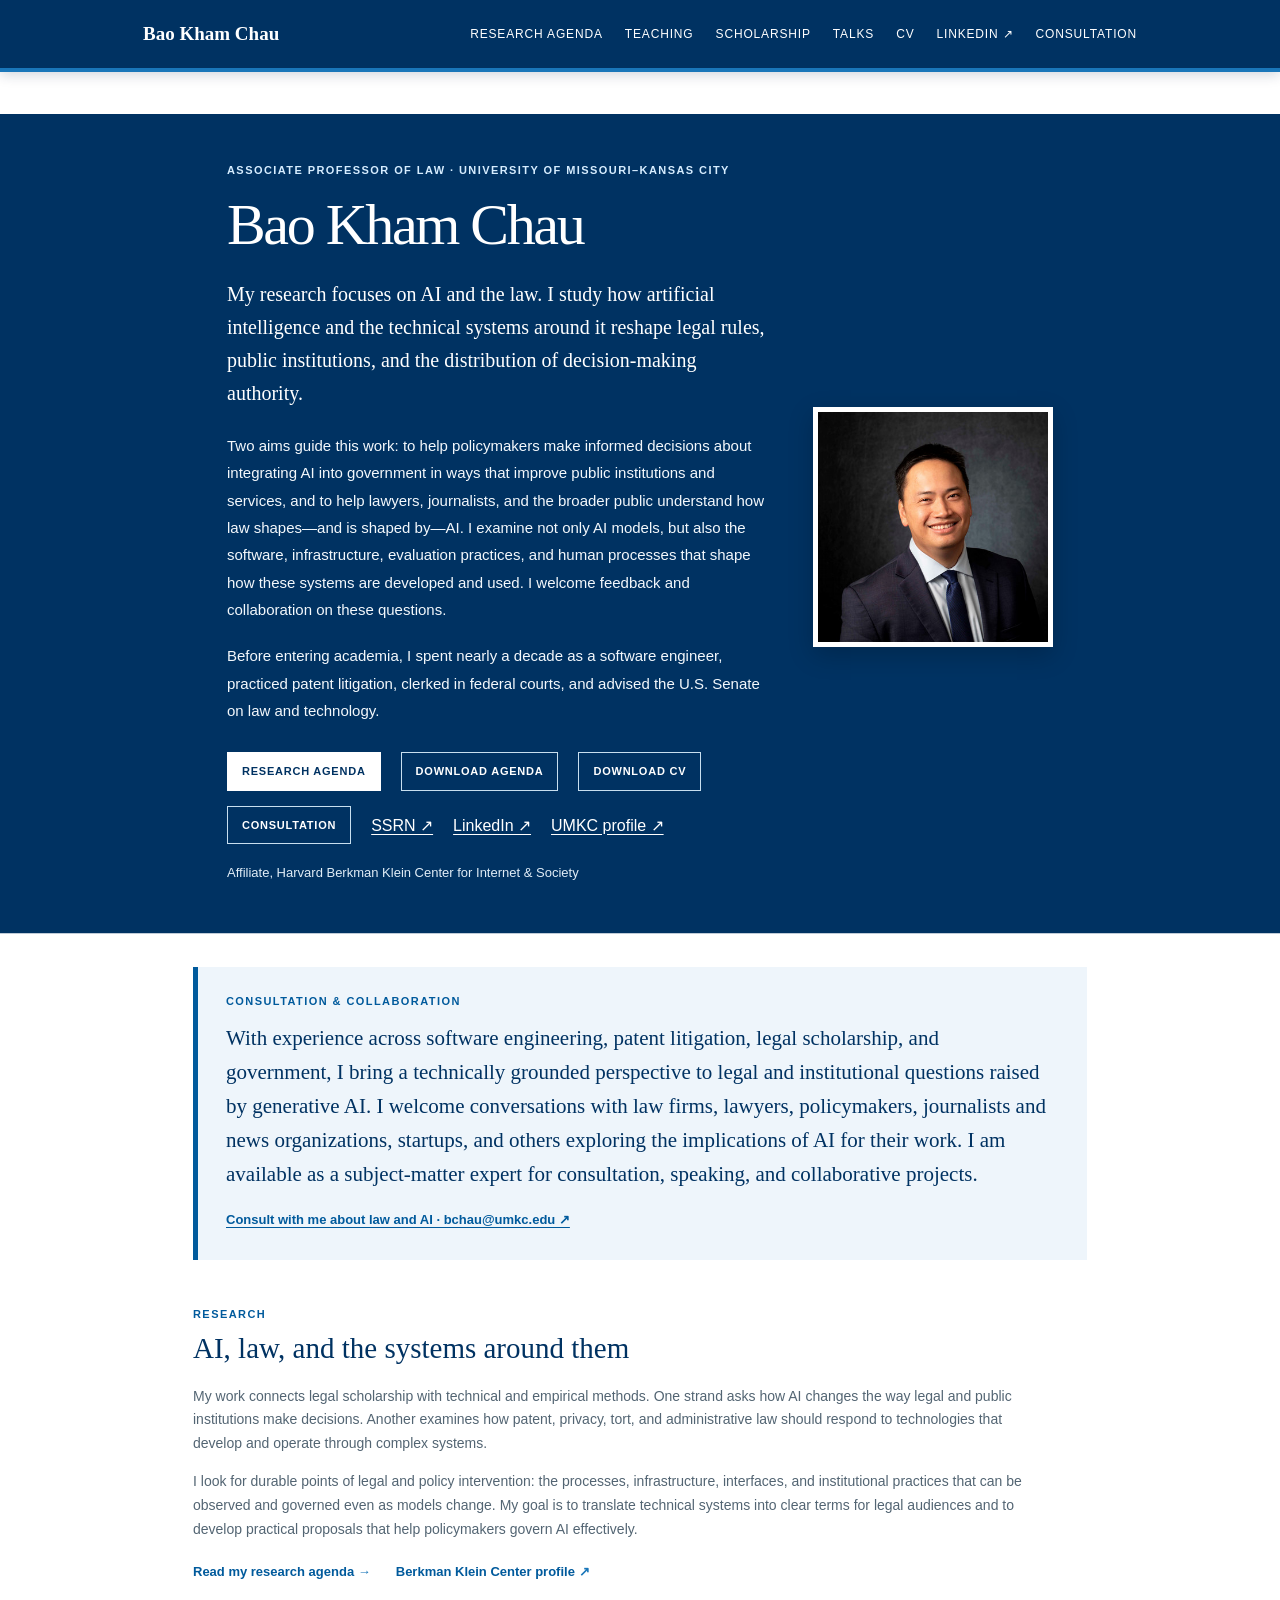
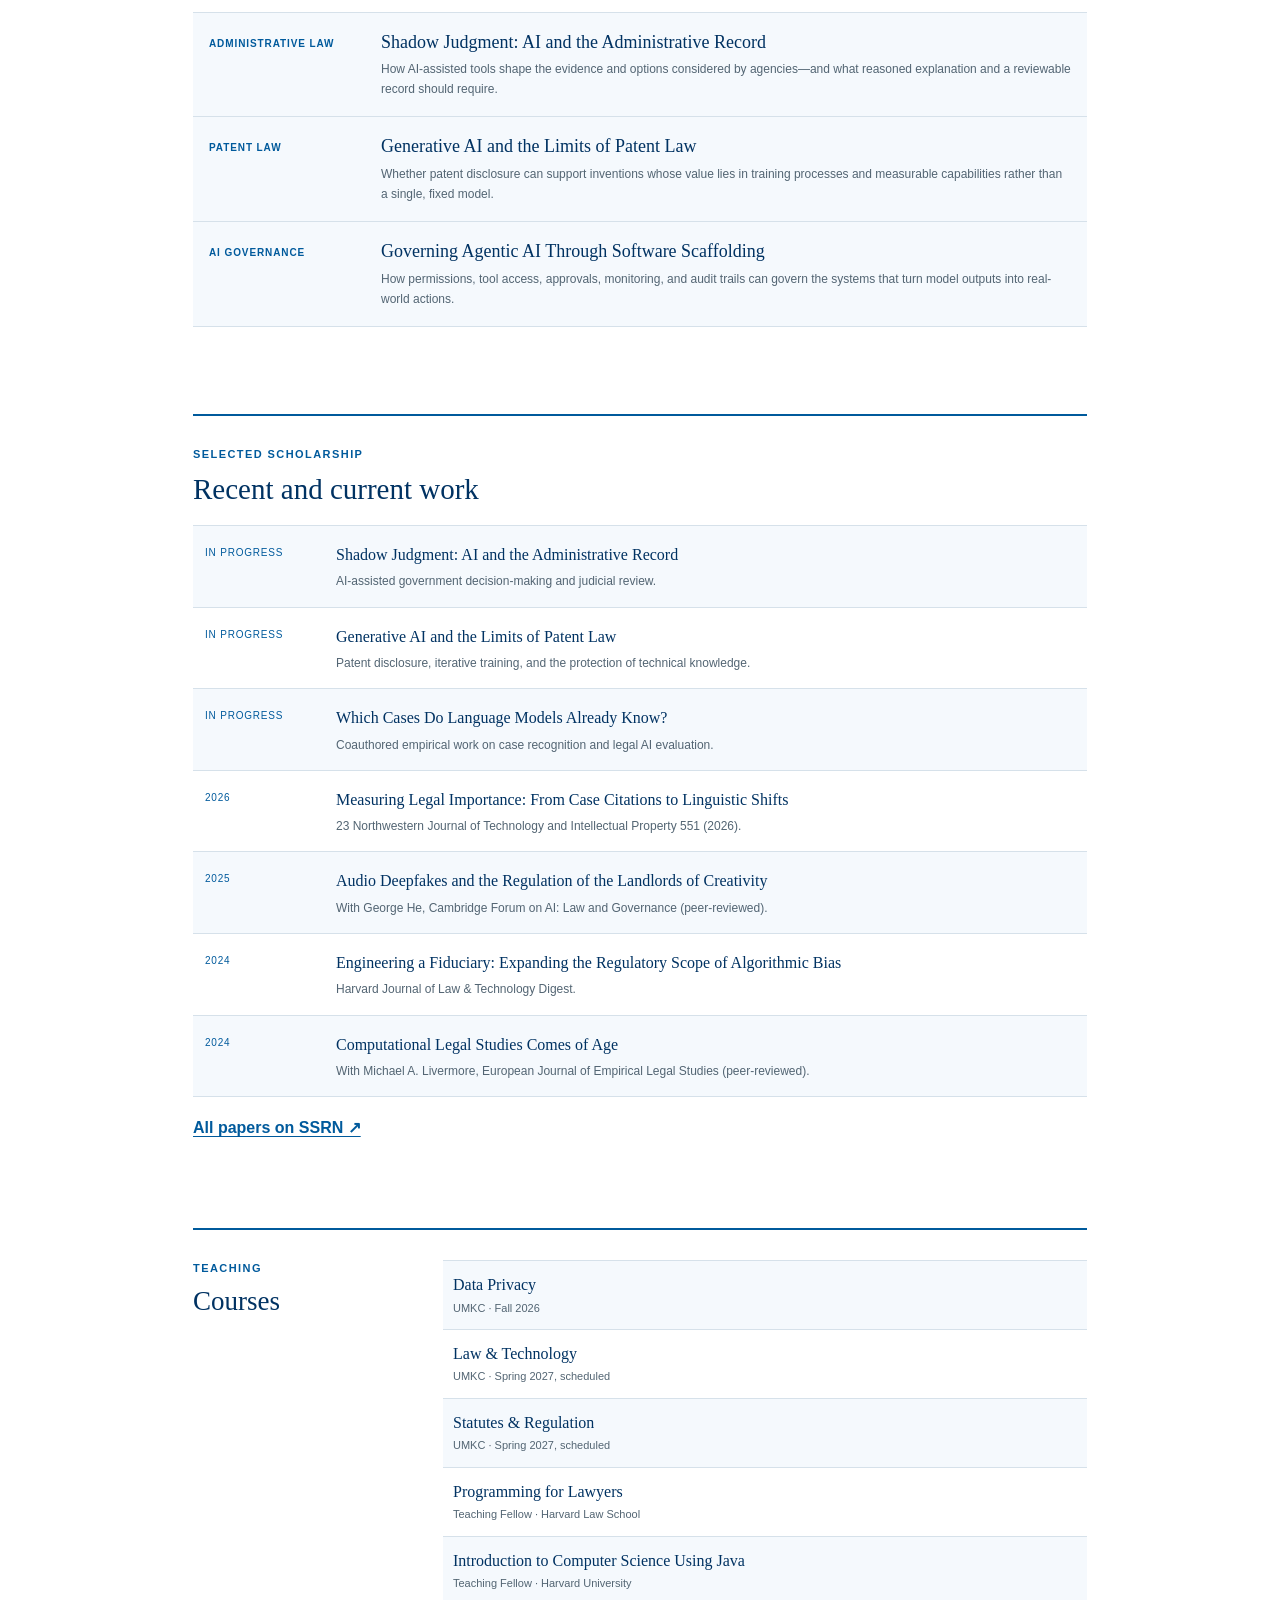
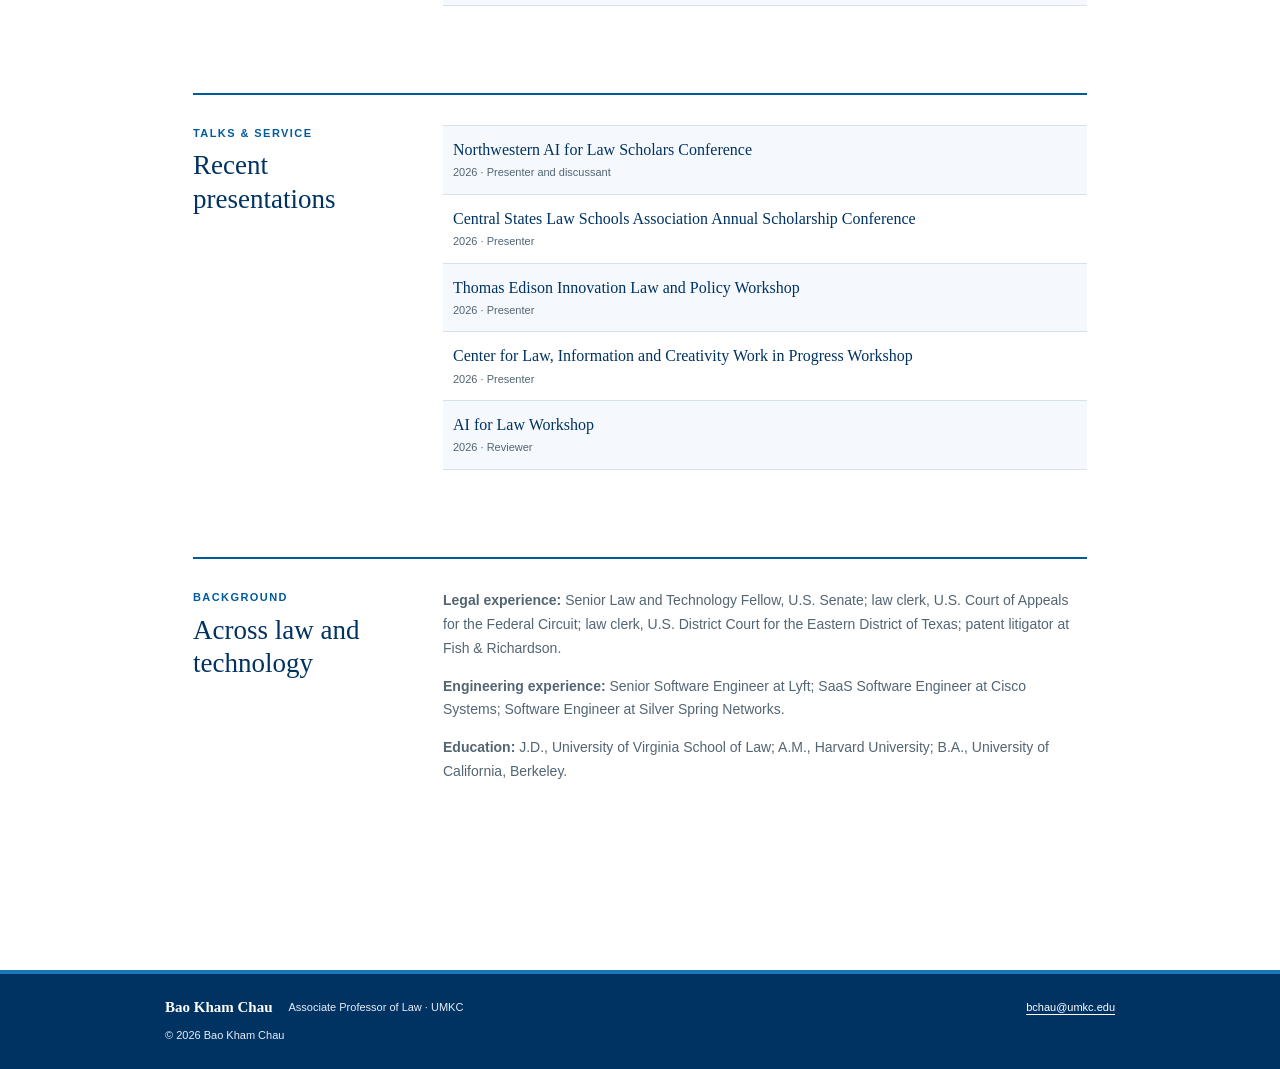
<file: index.html>
<!doctype html>
<html lang="en">
<head>
  <meta charset="utf-8">
  <meta name="viewport" content="width=device-width, initial-scale=1">
  <meta name="theme-color" content="#17324a">
  <meta name="description" content="Bao Kham Chau is an Associate Professor of Law at UMKC. His research focuses on AI and the law, legal institutions, and responsible public-sector AI.">
  <title>Bao Kham Chau — AI, Law & Public Institutions</title>
  <link rel="stylesheet" href="styles.css">
</head>
<!-- Google tag (gtag.js) -->
<script async src="https://www.googletagmanager.com/gtag/js?id=G-2BJNCR6MY3"></script>
<script>
  window.dataLayer = window.dataLayer || [];
  function gtag(){dataLayer.push(arguments);}
  gtag('js', new Date());

  gtag('config', 'G-2BJNCR6MY3');
</script>
<body>
  <a class="skip-link" href="#main">Skip to content</a>
  <header class="topbar">
    <div class="topbar-inner">
      <a class="site-name" href="index.html">Bao Kham Chau</a>
      <nav aria-label="Main navigation">
        <a href="research.html">Research Agenda</a>
        <a href="index.html#teaching">Teaching</a>
        <a href="index.html#scholarship">Scholarship</a>
        <a href="index.html#talks">Talks</a>
        <a href="assets/Bao_Kham_Chau_Academic_CV.pdf" download="Bao_Kham_Chau_Academic_CV.pdf">CV</a>
        <a href="https://www.linkedin.com/in/baokhamchau/" target="_blank" rel="noopener noreferrer">LinkedIn ↗</a>
        <a href="mailto:bchau@umkc.edu?subject=Consultation%20on%20Law%20and%20AI">Consultation</a>
      </nav>
    </div>
  </header>

  <main id="main" class="page-shell">
    <section class="profile" aria-labelledby="name">
      <div class="profile-text">
        <p class="kicker">Associate Professor of Law · University of Missouri–Kansas City</p>
        <h1 id="name">Bao Kham Chau</h1>
        <p class="lead">My research focuses on AI and the law. I study how artificial intelligence and the technical systems around it reshape legal rules, public institutions, and the distribution of decision-making authority.</p>
        <p>Two aims guide this work: to help policymakers make informed decisions about integrating AI into government in ways that improve public institutions and services, and to help lawyers, journalists, and the broader public understand how law shapes—and is shaped by—AI. I examine not only AI models, but also the software, infrastructure, evaluation practices, and human processes that shape how these systems are developed and used. I welcome feedback and collaboration on these questions.</p>
        <p>Before entering academia, I spent nearly a decade as a software engineer, practiced patent litigation, clerked in federal courts, and advised the U.S. Senate on law and technology.</p>
        <div class="actions">
          <a class="button" href="research.html">Research Agenda</a>
          <a class="button button-outline" href="assets/Bao_Kham_Chau_Research_Agenda.pdf" download="Bao_Kham_Chau_Research_Agenda.pdf">Download Agenda</a>
          <a class="button button-outline" href="assets/Bao_Kham_Chau_Academic_CV.pdf" download="Bao_Kham_Chau_Academic_CV.pdf">Download CV</a>
          <a class="button button-outline" href="mailto:bchau@umkc.edu?subject=Consultation%20on%20Law%20and%20AI">Consultation</a>
          <a class="plain-link" href="https://papers.ssrn.com/sol3/cf_dev/AbsByAuth.cfm?per_id=5747386" target="_blank" rel="noopener noreferrer">SSRN ↗</a>
          <a class="plain-link" href="https://www.linkedin.com/in/baokhamchau/" target="_blank" rel="noopener noreferrer">LinkedIn ↗</a>
          <a class="plain-link" href="https://law.umkc.edu/profiles/bao-kham-chau.html" target="_blank" rel="noopener noreferrer">UMKC profile ↗</a>
        </div>
        <p class="affiliation-line">Affiliate, Harvard Berkman Klein Center for Internet & Society</p>
      </div>
      <figure class="portrait"><img src="assets/bao-kham-chau.jpg" alt="Portrait of Professor Bao Kham Chau"></figure>
    </section>

    <section class="mission" id="consultation" aria-label="Consultation and policy work">
      <p class="kicker">Consultation & collaboration</p>
      <p class="mission-text">With experience across software engineering, patent litigation, legal scholarship, and government, I bring a technically grounded perspective to legal and institutional questions raised by generative AI. I welcome conversations with law firms, lawyers, policymakers, journalists and news organizations, startups, and others exploring the implications of AI for their work. I am available as a subject-matter expert for consultation, speaking, and collaborative projects.</p>
      <a href="mailto:bchau@umkc.edu">Consult with me about law and AI · bchau@umkc.edu ↗</a>
    </section>

    <section class="content-section" id="research">
      <div class="section-head"><p class="kicker">Research</p><h2>AI, law, and the systems around them</h2></div>
      <p>My work connects legal scholarship with technical and empirical methods. One strand asks how AI changes the way legal and public institutions make decisions. Another examines how patent, privacy, tort, and administrative law should respond to technologies that develop and operate through complex systems.</p>
      <p>I look for durable points of legal and policy intervention: the processes, infrastructure, interfaces, and institutional practices that can be observed and governed even as models change. My goal is to translate technical systems into clear terms for legal audiences and to develop practical proposals that help policymakers govern AI effectively.</p>
      <div class="research-links"><a href="research.html">Read my research agenda <span>→</span></a><a href="https://cyber.harvard.edu/people/bchau" target="_blank" rel="noopener noreferrer">Berkman Klein Center profile <span>↗</span></a></div>
      <div class="project-list">
        <article><span class="project-label">Administrative law</span><h3>Shadow Judgment: AI and the Administrative Record</h3><p>How AI-assisted tools shape the evidence and options considered by agencies—and what reasoned explanation and a reviewable record should require.</p></article>
        <article><span class="project-label">Patent law</span><h3>Generative AI and the Limits of Patent Law</h3><p>Whether patent disclosure can support inventions whose value lies in training processes and measurable capabilities rather than a single, fixed model.</p></article>
        <article><span class="project-label">AI governance</span><h3>Governing Agentic AI Through Software Scaffolding</h3><p>How permissions, tool access, approvals, monitoring, and audit trails can govern the systems that turn model outputs into real-world actions.</p></article>
      </div>
    </section>

    <section class="content-section ruled" id="scholarship">
      <div class="section-head"><p class="kicker">Selected scholarship</p><h2>Recent and current work</h2></div>
      <ul class="publication-list">
        <li><span class="pub-year">In progress</span><div><strong>Shadow Judgment: AI and the Administrative Record</strong><p>AI-assisted government decision-making and judicial review.</p></div></li>
        <li><span class="pub-year">In progress</span><div><strong>Generative AI and the Limits of Patent Law</strong><p>Patent disclosure, iterative training, and the protection of technical knowledge.</p></div></li>
        <li><span class="pub-year">In progress</span><div><strong>Which Cases Do Language Models Already Know?</strong><p>Coauthored empirical work on case recognition and legal AI evaluation.</p></div></li>
        <li><span class="pub-year">2026</span><div><strong>Measuring Legal Importance: From Case Citations to Linguistic Shifts</strong><p>23 Northwestern Journal of Technology and Intellectual Property 551 (2026).</p></div></li>
        <li><span class="pub-year">2025</span><div><strong>Audio Deepfakes and the Regulation of the Landlords of Creativity</strong><p>With George He, Cambridge Forum on AI: Law and Governance (peer-reviewed).</p></div></li>
        <li><span class="pub-year">2024</span><div><strong>Engineering a Fiduciary: Expanding the Regulatory Scope of Algorithmic Bias</strong><p>Harvard Journal of Law & Technology Digest.</p></div></li>
        <li><span class="pub-year">2024</span><div><strong>Computational Legal Studies Comes of Age</strong><p>With Michael A. Livermore, European Journal of Empirical Legal Studies (peer-reviewed).</p></div></li>
      </ul>
      <a class="plain-link more-link" href="https://papers.ssrn.com/sol3/cf_dev/AbsByAuth.cfm?per_id=5747386" target="_blank" rel="noopener noreferrer">All papers on SSRN ↗</a>
    </section>

    <section class="content-section ruled two-col" id="teaching">
      <div class="section-head"><p class="kicker">Teaching</p><h2>Courses</h2></div>
      <div>
        <ul class="simple-list">
          <li><strong>Data Privacy</strong><span>UMKC · Fall 2026</span></li>
          <li><strong>Law & Technology</strong><span>UMKC · Spring 2027, scheduled</span></li>
          <li><strong>Statutes & Regulation</strong><span>UMKC · Spring 2027, scheduled</span></li>
          <li><strong>Programming for Lawyers</strong><span>Teaching Fellow · Harvard Law School</span></li>
          <li><strong>Introduction to Computer Science Using Java</strong><span>Teaching Fellow · Harvard University</span></li>
        </ul>
      </div>
    </section>

    <section class="content-section ruled two-col" id="talks">
      <div class="section-head"><p class="kicker">Talks & service</p><h2>Recent presentations</h2></div>
      <div>
        <ul class="simple-list">
          <li><strong>Northwestern AI for Law Scholars Conference</strong><span>2026 · Presenter and discussant</span></li>
          <li><strong>Central States Law Schools Association Annual Scholarship Conference</strong><span>2026 · Presenter</span></li>
          <li><strong>Thomas Edison Innovation Law and Policy Workshop</strong><span>2026 · Presenter</span></li>
          <li><strong>Center for Law, Information and Creativity Work in Progress Workshop</strong><span>2026 · Presenter</span></li>
          <li><strong>AI for Law Workshop</strong><span>2026 · Reviewer</span></li>
        </ul>
      </div>
    </section>

    <section class="content-section ruled two-col" id="background">
      <div class="section-head"><p class="kicker">Background</p><h2>Across law and technology</h2></div>
      <div class="background-text">
        <p><strong>Legal experience:</strong> Senior Law and Technology Fellow, U.S. Senate; law clerk, U.S. Court of Appeals for the Federal Circuit; law clerk, U.S. District Court for the Eastern District of Texas; patent litigator at Fish & Richardson.</p>
        <p><strong>Engineering experience:</strong> Senior Software Engineer at Lyft; SaaS Software Engineer at Cisco Systems; Software Engineer at Silver Spring Networks.</p>
        <p><strong>Education:</strong> J.D., University of Virginia School of Law; A.M., Harvard University; B.A., University of California, Berkeley.</p>
      </div>
    </section>
  </main>

  <footer class="footer"><div><span>Bao Kham Chau</span><span>Associate Professor of Law · UMKC</span><a href="mailto:bchau@umkc.edu">bchau@umkc.edu</a></div><p>© 2026 Bao Kham Chau</p></footer>
</body>
</html>
</file>
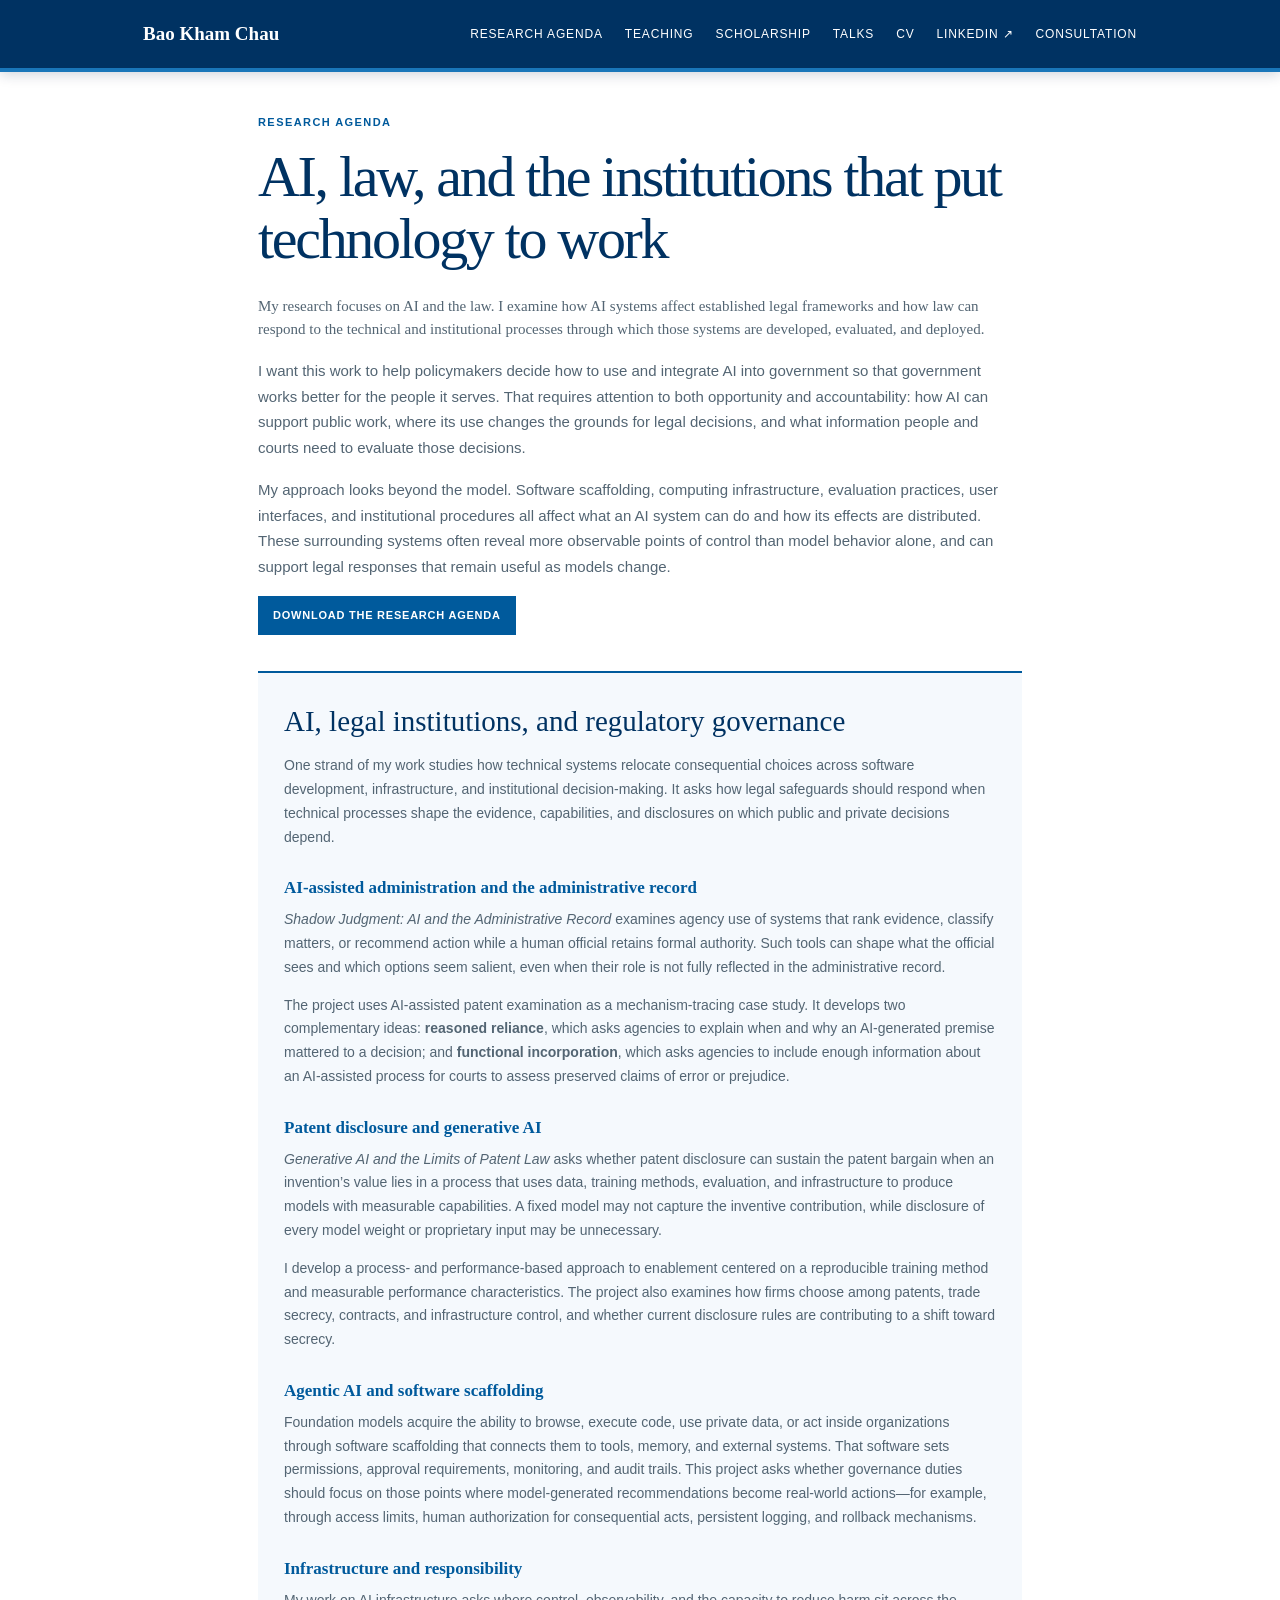
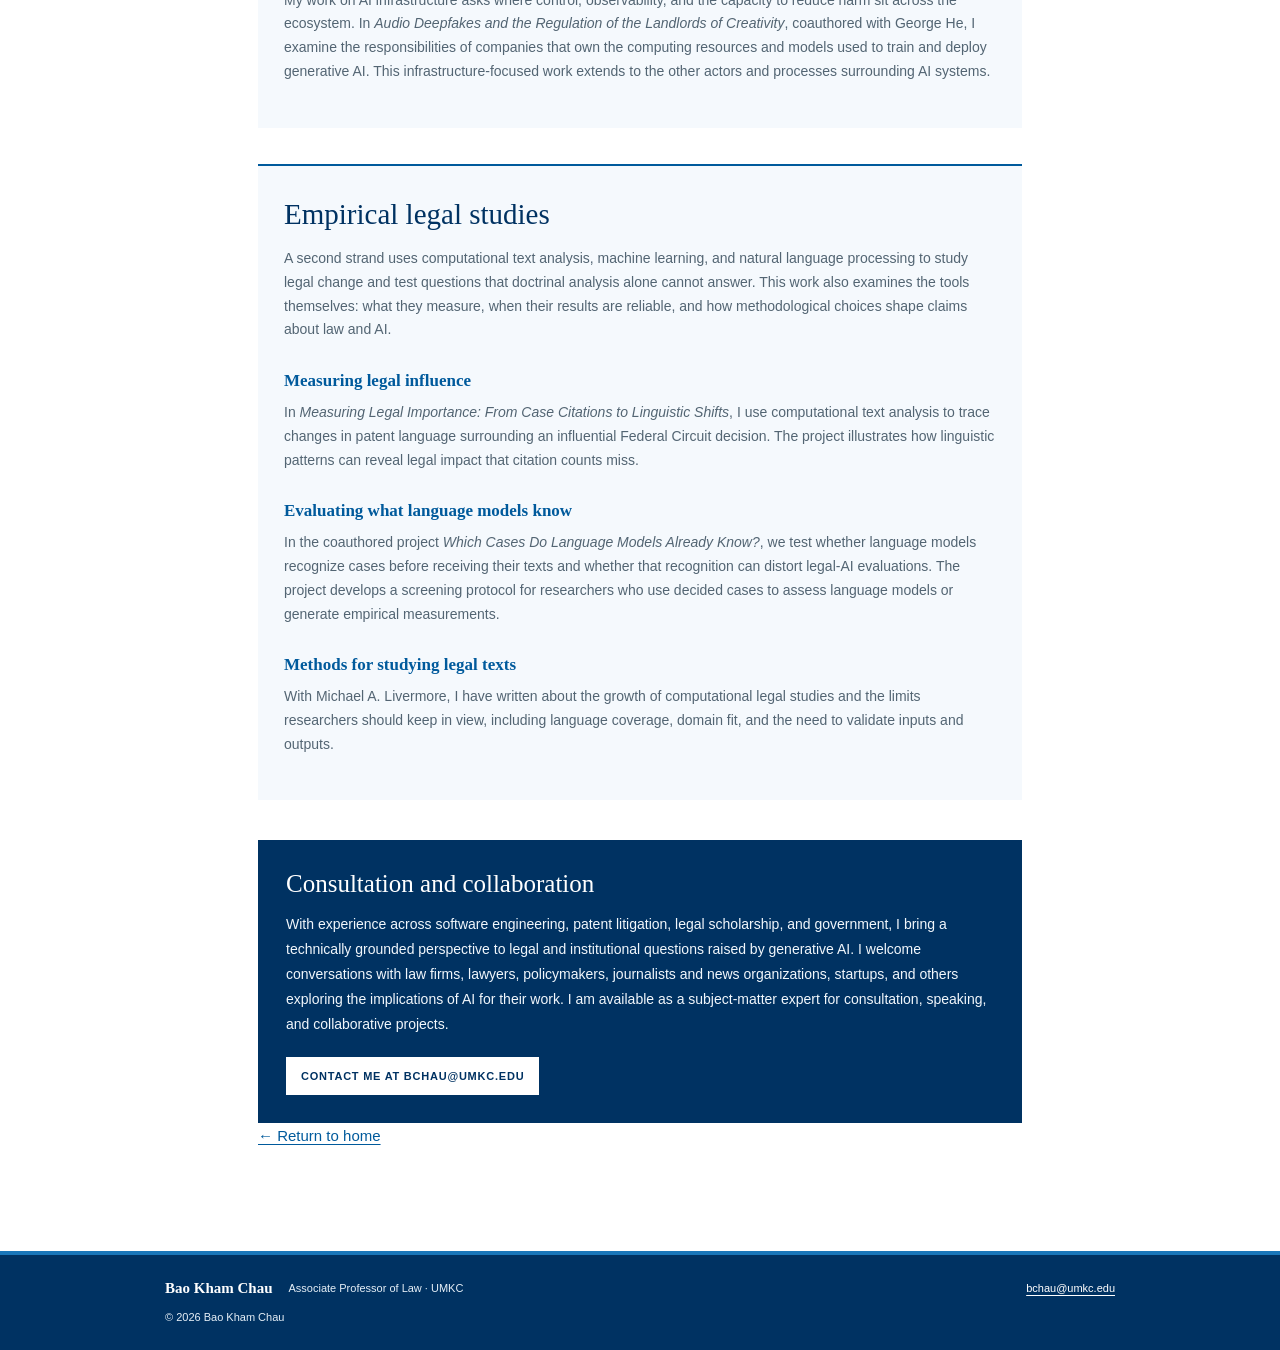
<file: research.html>
<!doctype html>
<html lang="en">
<head>
  <meta charset="utf-8">
  <meta name="viewport" content="width=device-width, initial-scale=1">
  <meta name="description" content="Research agenda of Bao Kham Chau on artificial intelligence, legal institutions, patent law, and empirical legal studies.">
  <title>Research Agenda — Bao Kham Chau</title>
  <link rel="stylesheet" href="styles.css">
</head>
<!-- Google tag (gtag.js) -->
<script async src="https://www.googletagmanager.com/gtag/js?id=G-2BJNCR6MY3"></script>
<script>
  window.dataLayer = window.dataLayer || [];
  function gtag(){dataLayer.push(arguments);}
  gtag('js', new Date());

  gtag('config', 'G-2BJNCR6MY3');
</script>
<body>
  <a class="skip-link" href="#main">Skip to content</a>
  <header class="topbar"><div class="topbar-inner"><a class="site-name" href="index.html">Bao Kham Chau</a><nav aria-label="Main navigation"><a href="research.html">Research Agenda</a><a href="index.html#teaching">Teaching</a><a href="index.html#scholarship">Scholarship</a><a href="index.html#talks">Talks</a><a href="assets/Bao_Kham_Chau_Academic_CV.pdf" download="Bao_Kham_Chau_Academic_CV.pdf">CV</a><a href="https://www.linkedin.com/in/baokhamchau/" target="_blank" rel="noopener noreferrer">LinkedIn ↗</a><a href="mailto:bchau@umkc.edu?subject=Consultation%20on%20Law%20and%20AI">Consultation</a></nav></div></header>
  <main id="main" class="page-shell research-page">
    <p class="kicker">Research agenda</p>
    <h1>AI, law, and the institutions that put technology to work</h1>
    <p class="lead">My research focuses on AI and the law. I examine how AI systems affect established legal frameworks and how law can respond to the technical and institutional processes through which those systems are developed, evaluated, and deployed.</p>
    <p>I want this work to help policymakers decide how to use and integrate AI into government so that government works better for the people it serves. That requires attention to both opportunity and accountability: how AI can support public work, where its use changes the grounds for legal decisions, and what information people and courts need to evaluate those decisions.</p>
    <p>My approach looks beyond the model. Software scaffolding, computing infrastructure, evaluation practices, user interfaces, and institutional procedures all affect what an AI system can do and how its effects are distributed. These surrounding systems often reveal more observable points of control than model behavior alone, and can support legal responses that remain useful as models change.</p>

    <p class="agenda-download"><a class="button agenda-download-button" href="assets/Bao_Kham_Chau_Research_Agenda.pdf" download="Bao_Kham_Chau_Research_Agenda.pdf">Download the research agenda</a></p>
    <section class="agenda-section">
      <h2>AI, legal institutions, and regulatory governance</h2>
      <p>One strand of my work studies how technical systems relocate consequential choices across software development, infrastructure, and institutional decision-making. It asks how legal safeguards should respond when technical processes shape the evidence, capabilities, and disclosures on which public and private decisions depend.</p>
      <h3>AI-assisted administration and the administrative record</h3>
      <p><em>Shadow Judgment: AI and the Administrative Record</em> examines agency use of systems that rank evidence, classify matters, or recommend action while a human official retains formal authority. Such tools can shape what the official sees and which options seem salient, even when their role is not fully reflected in the administrative record.</p>
      <p>The project uses AI-assisted patent examination as a mechanism-tracing case study. It develops two complementary ideas: <strong>reasoned reliance</strong>, which asks agencies to explain when and why an AI-generated premise mattered to a decision; and <strong>functional incorporation</strong>, which asks agencies to include enough information about an AI-assisted process for courts to assess preserved claims of error or prejudice.</p>
      <h3>Patent disclosure and generative AI</h3>
      <p><em>Generative AI and the Limits of Patent Law</em> asks whether patent disclosure can sustain the patent bargain when an invention’s value lies in a process that uses data, training methods, evaluation, and infrastructure to produce models with measurable capabilities. A fixed model may not capture the inventive contribution, while disclosure of every model weight or proprietary input may be unnecessary.</p>
      <p>I develop a process- and performance-based approach to enablement centered on a reproducible training method and measurable performance characteristics. The project also examines how firms choose among patents, trade secrecy, contracts, and infrastructure control, and whether current disclosure rules are contributing to a shift toward secrecy.</p>
      <h3>Agentic AI and software scaffolding</h3>
      <p>Foundation models acquire the ability to browse, execute code, use private data, or act inside organizations through software scaffolding that connects them to tools, memory, and external systems. That software sets permissions, approval requirements, monitoring, and audit trails. This project asks whether governance duties should focus on those points where model-generated recommendations become real-world actions—for example, through access limits, human authorization for consequential acts, persistent logging, and rollback mechanisms.</p>
      <h3>Infrastructure and responsibility</h3>
      <p>My work on AI infrastructure asks where control, observability, and the capacity to reduce harm sit across the ecosystem. In <em>Audio Deepfakes and the Regulation of the Landlords of Creativity</em>, coauthored with George He, I examine the responsibilities of companies that own the computing resources and models used to train and deploy generative AI. This infrastructure-focused work extends to the other actors and processes surrounding AI systems.</p>
    </section>

    <section class="agenda-section">
      <h2>Empirical legal studies</h2>
      <p>A second strand uses computational text analysis, machine learning, and natural language processing to study legal change and test questions that doctrinal analysis alone cannot answer. This work also examines the tools themselves: what they measure, when their results are reliable, and how methodological choices shape claims about law and AI.</p>
      <h3>Measuring legal influence</h3>
      <p>In <em>Measuring Legal Importance: From Case Citations to Linguistic Shifts</em>, I use computational text analysis to trace changes in patent language surrounding an influential Federal Circuit decision. The project illustrates how linguistic patterns can reveal legal impact that citation counts miss.</p>
      <h3>Evaluating what language models know</h3>
      <p>In the coauthored project <em>Which Cases Do Language Models Already Know?</em>, we test whether language models recognize cases before receiving their texts and whether that recognition can distort legal-AI evaluations. The project develops a screening protocol for researchers who use decided cases to assess language models or generate empirical measurements.</p>
      <h3>Methods for studying legal texts</h3>
      <p>With Michael A. Livermore, I have written about the growth of computational legal studies and the limits researchers should keep in view, including language coverage, domain fit, and the need to validate inputs and outputs.</p>
    </section>

    <section class="consultation">
      <h2>Consultation and collaboration</h2>
      <p>With experience across software engineering, patent litigation, legal scholarship, and government, I bring a technically grounded perspective to legal and institutional questions raised by generative AI. I welcome conversations with law firms, lawyers, policymakers, journalists and news organizations, startups, and others exploring the implications of AI for their work. I am available as a subject-matter expert for consultation, speaking, and collaborative projects.</p>
      <a class="button" href="mailto:bchau@umkc.edu?subject=Generative%20AI%20consultation">Contact me at bchau@umkc.edu</a>
    </section>
    <p class="back-link"><a href="index.html">← Return to home</a></p>
  </main>
  <footer class="footer"><div><span>Bao Kham Chau</span><span>Associate Professor of Law · UMKC</span><a href="mailto:bchau@umkc.edu">bchau@umkc.edu</a></div><p>© 2026 Bao Kham Chau</p></footer>
</body>
</html>
</file>
<file: styles.css>
:root {
  --blue: #003262;
  --blue-2: #005a9c;
  --blue-3: #1976b9;
  --pale-blue: #eef5fb;
  --pale-blue-2: #f5f9fd;
  --ink: #1f2d38;
  --muted: #536573;
  --line: #d6e1ea;
  --white: #ffffff;
  --serif: Georgia, 'Times New Roman', serif;
  --sans: Arial, Helvetica, sans-serif;
}

* { box-sizing: border-box; }
html { scroll-behavior: smooth; scroll-padding-top: 82px; }
body { margin: 0; background: var(--white); color: var(--ink); font: 16px/1.7 var(--sans); }
a { color: var(--blue-2); text-underline-offset: 3px; }
a:hover { color: var(--blue-3); }
.skip-link { position: absolute; left: -9999px; top: 8px; z-index: 5; padding: 8px; background: var(--white); color: var(--blue); }
.skip-link:focus { left: 8px; }

.topbar { background: var(--blue); border-bottom: 4px solid var(--blue-3); }
.topbar-inner { max-width: 1050px; margin: auto; padding: 18px 28px; display: flex; align-items: center; justify-content: space-between; gap: 24px; }
.site-name { color: var(--white); text-decoration: none; font: 700 19px var(--serif); }
.site-name:hover { color: #d9ecfa; }
nav { display: flex; flex-wrap: wrap; gap: 22px; }
nav a { color: #f1f7fc; font-size: 12px; text-transform: uppercase; letter-spacing: .08em; text-decoration: none; }
nav a:hover, nav a:focus { color: #b8ddf5; text-decoration: underline; }

.page-shell { max-width: 950px; margin: 0 auto; padding: 42px 28px 85px; }
.profile { position: relative; isolation: isolate; display: grid; grid-template-columns: minmax(0, 1fr) 240px; gap: 42px; align-items: center; padding: 42px 34px; margin-bottom: 34px; color: var(--white); }
.profile::before { content: ""; position: absolute; z-index: -1; inset: 0; background: var(--blue); box-shadow: 0 0 0 100vmax var(--blue); clip-path: inset(0 -100vmax); }
.kicker { margin: 0 0 15px; color: var(--blue-2); font-size: 11px; line-height: 1.5; text-transform: uppercase; letter-spacing: .13em; font-weight: 700; }
.profile .kicker { color: #b9dcf5; }
.profile h1, .research-page h1 { margin: 0 0 22px; color: var(--blue); font: 400 clamp(40px, 6vw, 58px)/1.08 var(--serif); letter-spacing: -.04em; }
.profile h1 { color: var(--white); }
.lead { margin: 0 0 18px; color: #eaf4fb; font: 400 20px/1.55 var(--serif); }
.profile-text > p:not(.kicker):not(.lead) { margin: 0 0 14px; color: #d9e7f0; font-size: 14px; }
.portrait { max-width: 240px; margin: 6px 0 0; padding: 5px; background: var(--white); box-shadow: 0 8px 24px rgba(0, 0, 0, .2); }
.portrait img { display: block; width: 100%; height: auto; aspect-ratio: 1 / 1; object-fit: cover; }
.actions { display: flex; flex-wrap: wrap; align-items: center; gap: 12px 18px; margin: 25px 0 17px; }
.button { display: inline-block; padding: 9px 14px; border: 1px solid var(--white); background: var(--white); color: var(--blue); text-decoration: none; font-size: 11px; text-transform: uppercase; letter-spacing: .07em; font-weight: 700; }
.button:hover { border-color: #c9e5f7; background: #c9e5f7; color: var(--blue); }
.button-outline { border-color: #c8dfef; background: transparent; color: var(--white); }
.button-outline:hover { border-color: var(--white); background: var(--white); color: var(--blue); }
.actions .plain-link { color: var(--white); }
.actions .plain-link:hover { color: #c9e5f7; }
.affiliation-line { margin: 10px 0 0 !important; color: #b9cfdf !important; font-size: 12px !important; }

.mission { margin: 0 0 46px; padding: 26px 28px 28px; background: var(--pale-blue); border-left: 5px solid var(--blue-2); }
.mission .kicker { margin-bottom: 11px; }
.mission-text { max-width: 820px; margin: 0 0 14px; color: var(--blue); font: 400 21px/1.5 var(--serif); }
.mission > a { color: var(--blue-2); font-size: 13px; font-weight: 700; }
.content-section { padding: 0 0 45px; margin-bottom: 42px; }
.ruled { border-top: 2px solid var(--blue-2); padding-top: 30px; }
.section-head { margin-bottom: 18px; }
.section-head .kicker { margin-bottom: 8px; }
.section-head h2, .agenda-section h2, .consultation h2 { margin: 0; color: var(--blue); font: 400 29px/1.25 var(--serif); }
.content-section > p, .background-text p { max-width: 850px; margin: 0 0 14px; color: var(--muted); font-size: 14px; }
.research-links { display: flex; flex-wrap: wrap; gap: 25px; margin: 20px 0 28px; }
.research-links a { color: var(--blue-2); font-size: 13px; font-weight: 700; text-decoration: none; }
.research-links a:hover { text-decoration: underline; }
.research-links span { color: var(--blue-3); }
.project-list { border-top: 1px solid var(--line); }
.project-list article { display: grid; grid-template-columns: 150px 1fr; gap: 0 22px; padding: 17px 16px; border-bottom: 1px solid var(--line); background: var(--pale-blue-2); }
.project-label { grid-row: span 2; padding-top: 5px; color: var(--blue-2); font-size: 10px; text-transform: uppercase; letter-spacing: .09em; font-weight: 700; }
.project-list h3 { margin: 0; color: var(--blue); font: 400 18px/1.4 var(--serif); }
.project-list p { margin: 4px 0 0; color: var(--muted); font-size: 12px; }
.publication-list, .simple-list { list-style: none; padding: 0; margin: 0; border-top: 1px solid var(--line); }
.publication-list li { display: grid; grid-template-columns: 115px 1fr; gap: 16px; padding: 15px 12px; border-bottom: 1px solid var(--line); }
.publication-list li:nth-child(odd) { background: var(--pale-blue-2); }
.pub-year { padding-top: 3px; color: var(--blue-2); font-size: 10px; letter-spacing: .08em; text-transform: uppercase; }
.publication-list strong, .simple-list strong { color: var(--blue); font: 400 16px/1.45 var(--serif); }
.publication-list p { margin: 3px 0 0; color: var(--muted); font-size: 12px; }
.more-link { display: inline-block; margin-top: 17px; font-weight: 700; }
.two-col { display: grid; grid-template-columns: 220px 1fr; gap: 30px; }
.two-col .section-head { margin: 0; }
.two-col .section-head h2 { font-size: 27px; }
.simple-list li { display: flex; flex-direction: column; gap: 2px; padding: 12px 10px; border-bottom: 1px solid var(--line); }
.simple-list li:nth-child(odd) { background: var(--pale-blue-2); }
.simple-list span { color: var(--muted); font-size: 11px; }

.research-page { max-width: 820px; }
.research-page > .kicker { margin-bottom: 15px; }
.research-page h1 { max-width: 760px; margin-bottom: 24px; }
.research-page > p:not(.kicker) { margin: 0 0 17px; color: var(--muted); font-size: 15px; }
.research-page .lead { color: var(--blue); font: 400 21px/1.55 var(--serif); }
.agenda-section { margin-top: 36px; padding: 30px 26px; border-top: 2px solid var(--blue-2); background: var(--pale-blue-2); }
.agenda-section h2 { margin-bottom: 15px; }
.agenda-section h3 { margin: 27px 0 8px; color: var(--blue-2); font: 700 17px/1.4 var(--serif); }
.agenda-section p { margin: 0 0 14px; color: var(--muted); font-size: 14px; }
.consultation { margin-top: 40px; padding: 28px; background: var(--blue); color: var(--white); }
.consultation h2 { margin: 0 0 12px; color: var(--white); font-size: 25px; }
.consultation p { margin: 0 0 19px; color: #e1edf6; font-size: 14px; }
.consultation .button { border-color: var(--white); background: var(--white); color: var(--blue); }
.consultation .button:hover { border-color: #c9e5f7; background: #c9e5f7; }
.back-link { margin-top: 32px; font-size: 13px; }
.footer { padding: 24px 28px; border-top: 4px solid var(--blue-3); background: var(--blue); color: #e1edf6; }
.footer > div { max-width: 950px; margin: auto; display: flex; flex-wrap: wrap; align-items: center; gap: 16px; }
.footer span:first-child { color: var(--white); font: 700 15px var(--serif); }
.footer span, .footer a, .footer p { font-size: 11px; }
.footer a { margin-left: auto; color: #c9e5f7; }
.footer a:hover { color: var(--white); }
.footer p { max-width: 950px; margin: 10px auto 0; color: #bdd0de; }

@media (max-width: 700px) {
  .topbar-inner { align-items: flex-start; flex-direction: column; gap: 12px; padding: 17px 20px; }
  nav { gap: 12px 18px; }
  .page-shell { padding: 32px 20px 62px; }
  .profile { grid-template-columns: 1fr; gap: 23px; padding: 30px 22px; }
  .profile h1, .research-page h1 { font-size: 43px; }
  .portrait { grid-row: 1; width: 180px; max-width: 48%; margin: 0 0 3px; }
  .profile-text { grid-row: 2; }
  .mission { padding: 22px 20px; }
  .mission-text { font-size: 19px; }
  .two-col { grid-template-columns: 1fr; gap: 17px; }
  .project-list article { grid-template-columns: 1fr; gap: 5px; }
  .project-label { grid-row: auto; }
  .publication-list li { grid-template-columns: 85px 1fr; }
  .agenda-section { padding: 24px 20px; }
  .footer > div { align-items: flex-start; flex-direction: column; gap: 5px; }
  .footer a { margin: 5px 0 0; }
}
@media (prefers-reduced-motion: reduce) { html { scroll-behavior: auto; } }

.agenda-download { margin: 24px 0 10px; }
.agenda-download-button { background: var(--blue-2); border-color: var(--blue-2); color: var(--white); }
.agenda-download-button:hover { background: var(--blue-3); border-color: var(--blue-3); color: var(--white); }

/* Persistent navigation and improved spacing/contrast */
html { scroll-padding-top: 108px; }
.topbar {
  position: sticky;
  top: 0;
  z-index: 1000;
  box-shadow: 0 3px 12px rgba(0, 32, 68, .18);
}
.topbar-inner { min-height: 68px; }
nav { gap: 10px 22px; }
nav a {
  padding: 7px 0;
  color: #ffffff;
  font-size: 12px;
  line-height: 1.5;
  letter-spacing: .07em;
  white-space: nowrap;
}
nav a:hover, nav a:focus { color: #ffffff; text-decoration: underline; text-underline-offset: 5px; }
.profile { padding-top: 48px; padding-bottom: 48px; }
.profile .kicker { color: #d6edff; }
.profile .lead { color: #ffffff; line-height: 1.65; margin-bottom: 22px; }
.profile-text > p:not(.kicker):not(.lead) {
  max-width: 650px;
  margin-bottom: 19px;
  color: #f3f8fc;
  font-size: 15px;
  line-height: 1.82;
}
.affiliation-line { color: #e0edf7 !important; font-size: 13px !important; }
.actions { gap: 15px 20px; margin-top: 28px; }
.actions .plain-link { color: #ffffff; }
.mission-text { line-height: 1.62; }
.consultation p { color: #f1f7fc; line-height: 1.8; }
.footer { color: #f1f7fc; }
.footer span, .footer p { color: #e5eff7; }
.footer a { color: #ffffff; }
a:focus-visible, button:focus-visible {
  outline: 3px solid #f2c94c;
  outline-offset: 4px;
  border-radius: 2px;
}
@media (max-width: 700px) {
  html { scroll-padding-top: 135px; }
  .topbar-inner { gap: 10px; }
  nav { gap: 3px 18px; }
  nav a { font-size: 11px; }
  .profile { padding-top: 30px; padding-bottom: 30px; }
}
</file>
